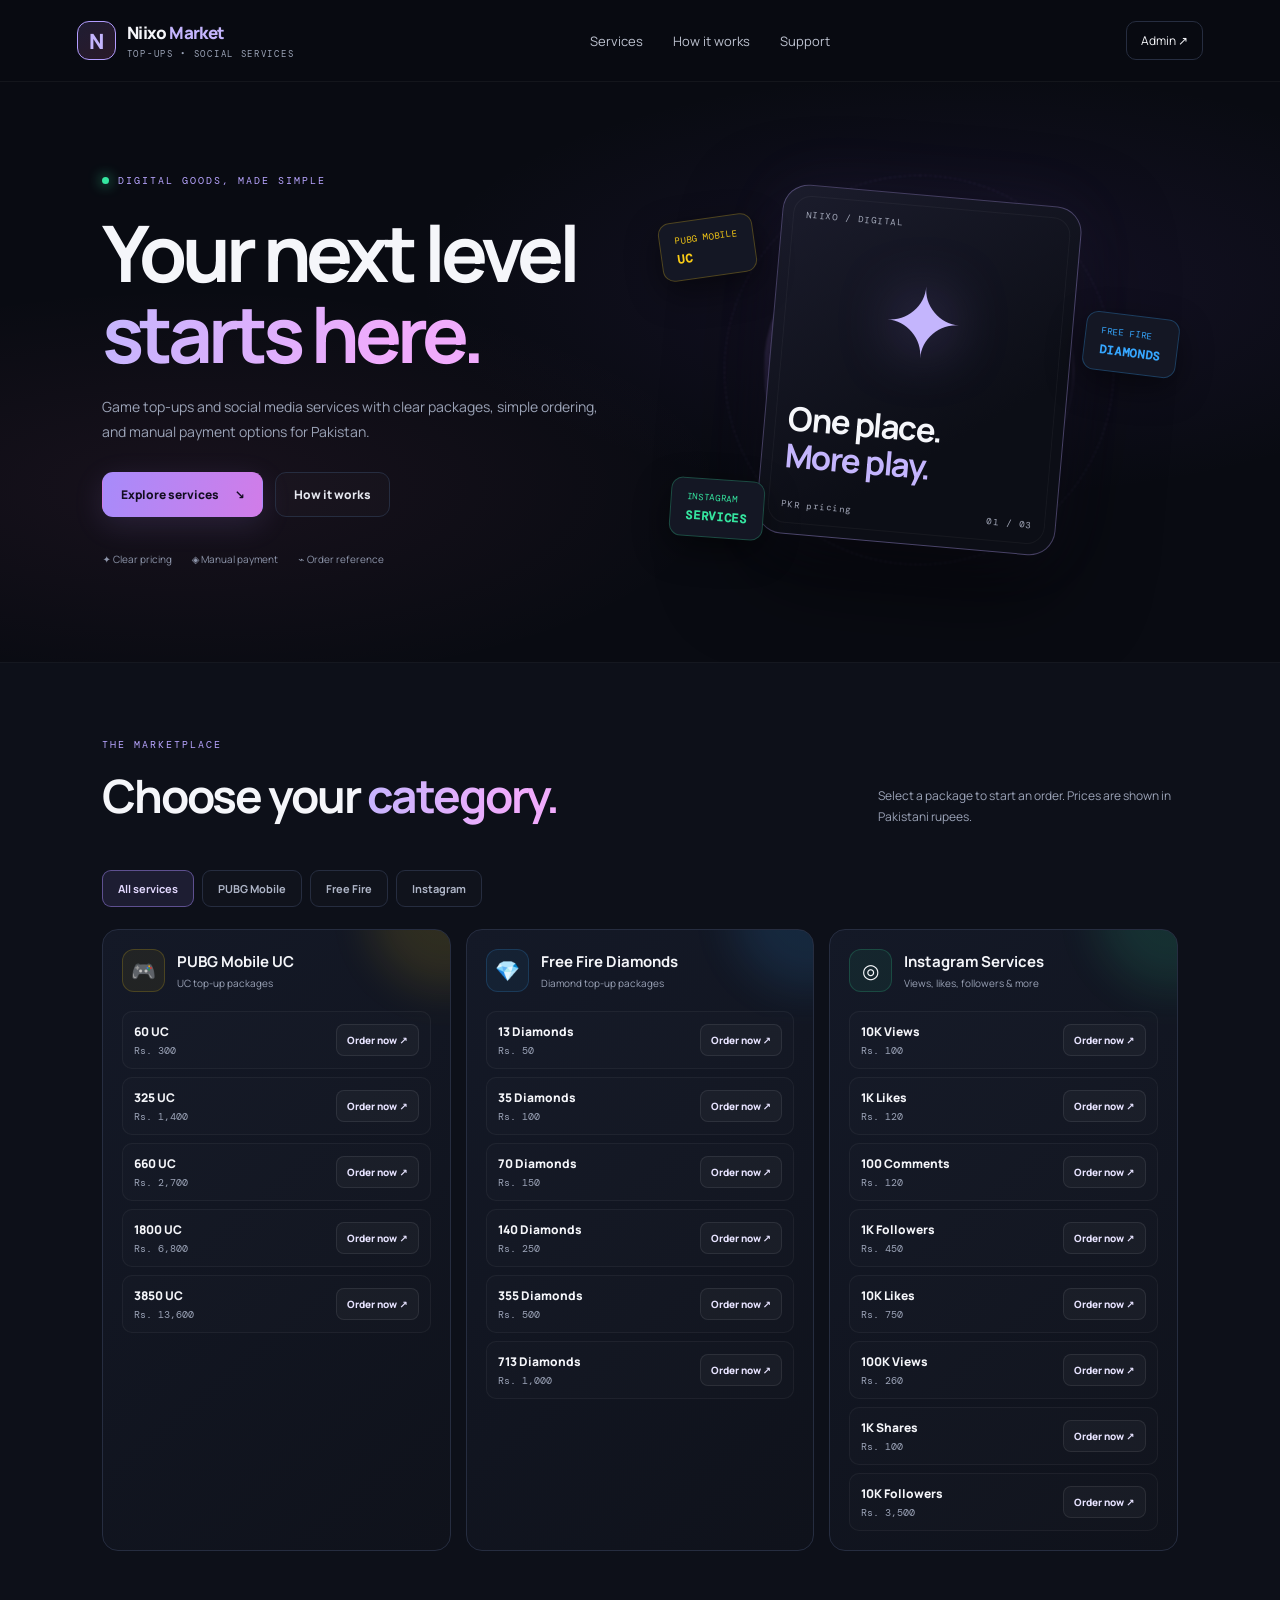
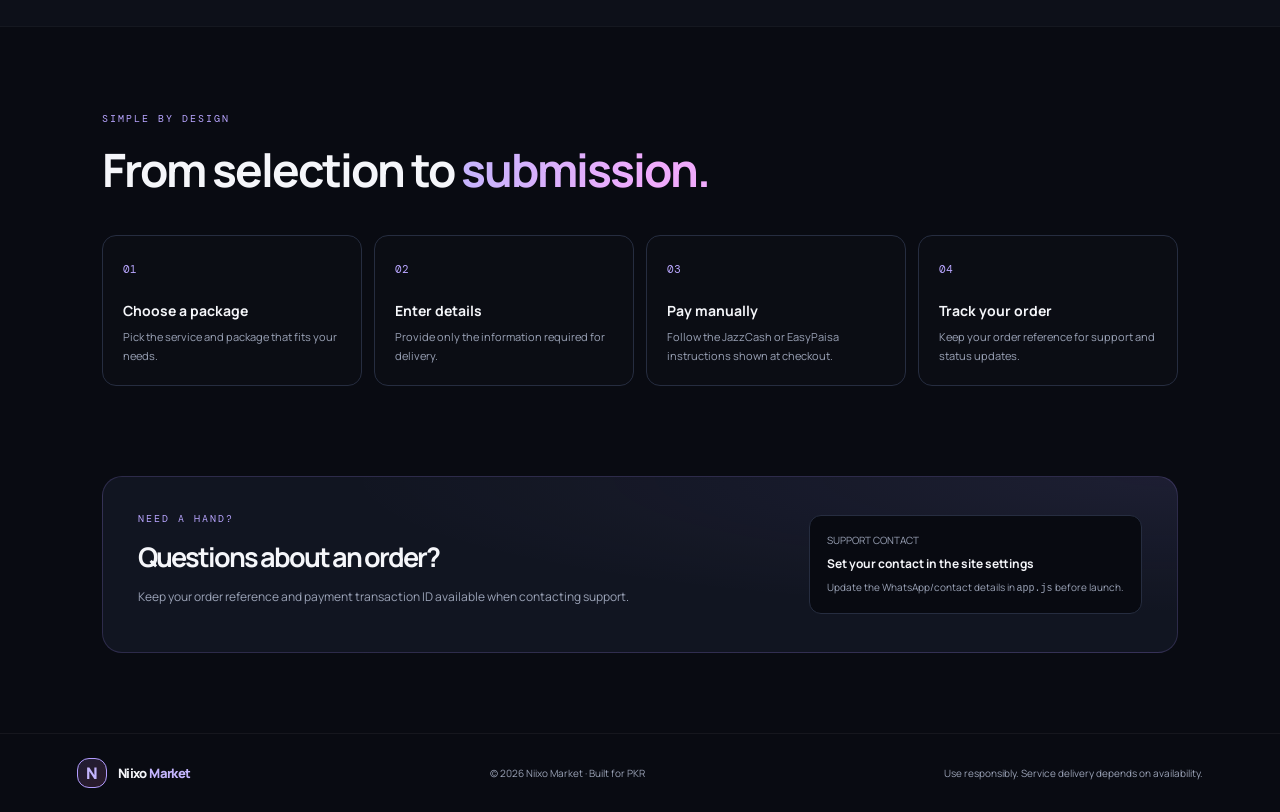
<file: index.html>
<!doctype html>
<html lang="en">
<head>
<meta charset="utf-8"><meta name="viewport" content="width=device-width, initial-scale=1">
<meta name="theme-color" content="#090b12"><title>Niixo Market — Digital Top-ups & Social Services</title>
<link rel="stylesheet" href="style.css">
</head>
<body>
<header class="site-header">
  <a class="brand" href="index.html"><span class="brand-mark">N</span><span>Niixo<span class="brand-accent"> Market</span><small>TOP-UPS • SOCIAL SERVICES</small></span></a>
  <nav><a href="#services">Services</a><a href="#how">How it works</a><a href="#support">Support</a></nav>
  <a class="admin-link" href="admin.html">Admin ↗</a>
</header>
<main>
<section class="hero">
  <div class="hero-copy"><div class="eyebrow"><span class="pulse"></span> DIGITAL GOODS, MADE SIMPLE</div>
    <h1>Your next level<br><span>starts here.</span></h1>
    <p>Game top-ups and social media services with clear packages, simple ordering, and manual payment options for Pakistan.</p>
    <div class="hero-actions"><a class="btn btn-primary" href="#services">Explore services <span>↘</span></a><a class="btn btn-quiet" href="#how">How it works</a></div>
    <div class="trust-row"><span>✦ Clear pricing</span><span>◈ Manual payment</span><span>⌁ Order reference</span></div>
  </div>
  <div class="hero-art"><div class="orb orb-one"></div><div class="orb orb-two"></div><div class="hero-card"><span class="hero-card-tag">NIIXO / DIGITAL</span><div class="hero-symbol">✦</div><h3>One place.<br><span>More play.</span></h3><div class="hero-card-bottom"><span>PKR pricing</span><span>01 / 03</span></div></div><div class="floating-chip chip-gold">PUBG MOBILE <b>UC</b></div><div class="floating-chip chip-blue">FREE FIRE <b>DIAMONDS</b></div><div class="floating-chip chip-green">INSTAGRAM <b>SERVICES</b></div></div>
</section>
<section class="service-section" id="services">
  <div class="section-heading"><div><div class="eyebrow">THE MARKETPLACE</div><h2>Choose your <span>category.</span></h2></div><p>Select a package to start an order. Prices are shown in Pakistani rupees.</p></div>
  <div class="category-tabs" role="tablist"><button class="tab active" data-category="all">All services</button><button class="tab" data-category="pubg">PUBG Mobile</button><button class="tab" data-category="freefire">Free Fire</button><button class="tab" data-category="instagram">Instagram</button></div>
  <div id="catalog" class="catalog"></div>
</section>
<section class="how-section" id="how"><div class="eyebrow">SIMPLE BY DESIGN</div><h2>From selection to <span>submission.</span></h2><div class="steps"><article><span>01</span><h3>Choose a package</h3><p>Pick the service and package that fits your needs.</p></article><article><span>02</span><h3>Enter details</h3><p>Provide only the information required for delivery.</p></article><article><span>03</span><h3>Pay manually</h3><p>Follow the JazzCash or EasyPaisa instructions shown at checkout.</p></article><article><span>04</span><h3>Track your order</h3><p>Keep your order reference for support and status updates.</p></article></div></section>
<section class="notice-band" id="support"><div><div class="eyebrow">NEED A HAND?</div><h2>Questions about an order?</h2><p>Keep your order reference and payment transaction ID available when contacting support.</p></div><div class="notice-side"><span>SUPPORT CONTACT</span><strong>Set your contact in the site settings</strong><small>Update the WhatsApp/contact details in <code>app.js</code> before launch.</small></div></section>
</main>
<footer><a class="brand" href="#"><span class="brand-mark">N</span><span>Niixo<span class="brand-accent"> Market</span></span></a><span>© <span id="year"></span> Niixo Market · Built for PKR</span><span>Use responsibly. Service delivery depends on availability.</span></footer>
<div class="modal-backdrop" id="order-modal" hidden><section class="order-modal" role="dialog" aria-modal="true" aria-labelledby="modal-title"><button class="close-modal" id="close-modal" aria-label="Close">×</button><div class="eyebrow">ORDER CHECKOUT</div><h2 id="modal-title">Complete your order</h2><div class="selected-package" id="selected-package"></div>
<form id="order-form"><input type="hidden" id="product-id"><div class="form-grid"><label>Your name<input id="customer-name" required maxlength="80" placeholder="Name"></label><label>Phone / WhatsApp<input id="customer-phone" required maxlength="30" placeholder="03xx xxxxxxx"></label><label class="wide" id="account-label">Required details<input id="account-details" required maxlength="250" placeholder="Player ID or profile/post link"><small id="account-hint">Never share your password or login code.</small></label><label>Payment method<select id="payment-method" required><option value="JazzCash">JazzCash</option><option value="EasyPaisa">EasyPaisa</option></select></label><label>Transaction ID (if already paid)<input id="transaction-id" maxlength="100" placeholder="Optional until payment"></label><label class="wide">Additional note<textarea id="order-note" maxlength="400" rows="2" placeholder="Optional"></textarea></label></div><div class="payment-instructions"><strong>Manual payment</strong><p id="payment-instructions-text">Payment account details will be configured by the store owner. Do not send payment until you have confirmed the current instructions.</p></div><label class="check-row"><input type="checkbox" id="payment-confirm" required> <span>I confirm the details are correct. I understand payment is manually verified.</span></label><button class="btn btn-primary full" type="submit">Submit order <span>→</span></button><p class="form-foot">Submitting creates an order reference on this browser. This demo does not transmit orders to the owner on another device.</p></form>
<div id="order-success" hidden class="success-panel"><div class="success-icon">✓</div><h3>Order reference created</h3><p>Save this reference. In this demo, the order is stored locally in this browser.</p><div class="reference" id="order-reference"></div><button class="btn btn-primary full" id="done-btn">Done</button></div>
</section></div>
<script src="app.js"></script>
</body></html>
</file>
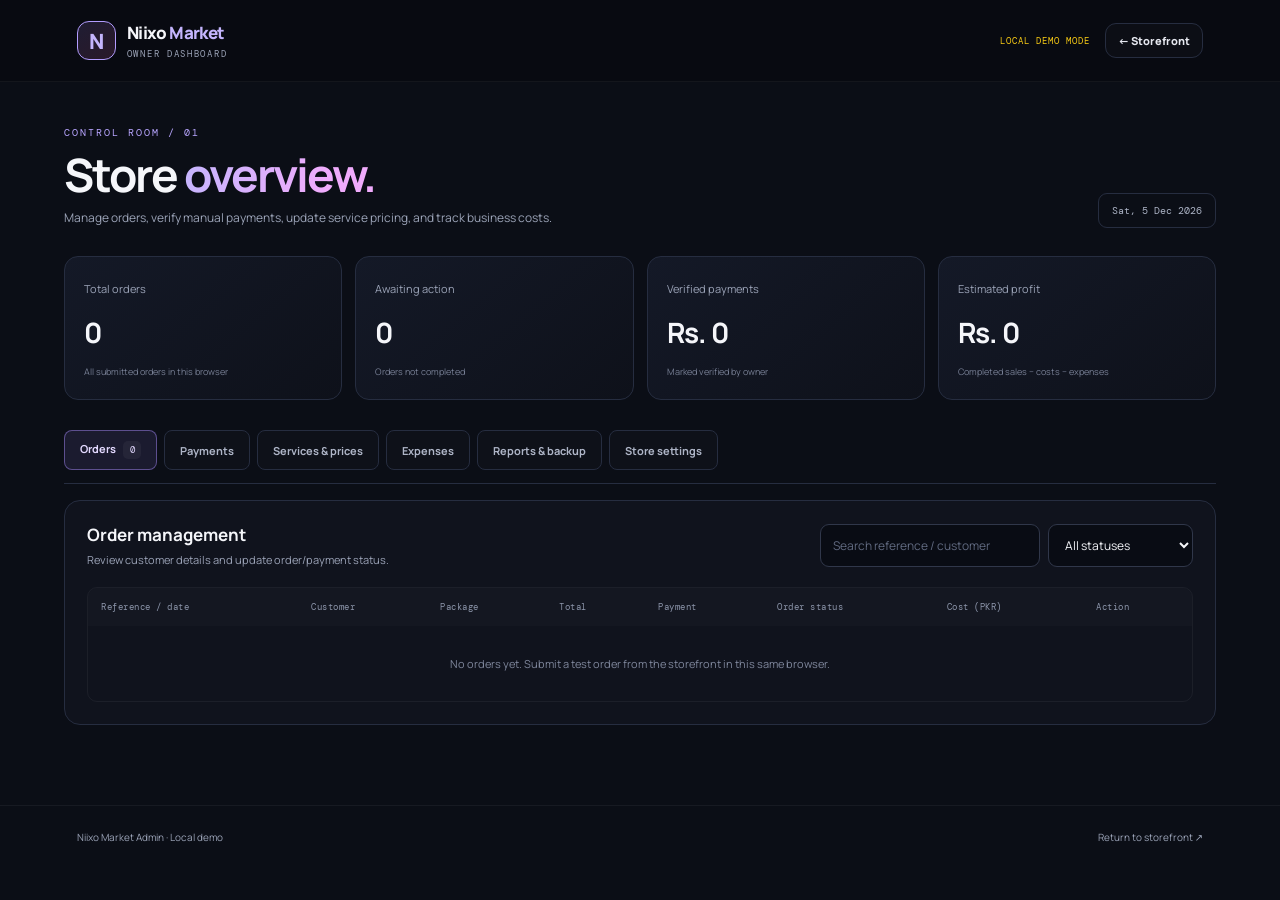
<file: admin.html>
<!doctype html>
<html lang="en"><head><meta charset="utf-8"><meta name="viewport" content="width=device-width,initial-scale=1"><meta name="theme-color" content="#090b12"><title>Niixo Market — Admin</title><link rel="stylesheet" href="style.css"></head>
<body class="admin-body"><header class="site-header"><a class="brand" href="index.html"><span class="brand-mark">N</span><span>Niixo<span class="brand-accent"> Market</span><small>OWNER DASHBOARD</small></span></a><div class="admin-head-actions"><span class="local-warning">LOCAL DEMO MODE</span><a class="btn btn-quiet btn-small" href="index.html">← Storefront</a></div></header>
<main class="admin-main"><div class="admin-welcome"><div><div class="eyebrow">CONTROL ROOM / 01</div><h1>Store <span>overview.</span></h1><p>Manage orders, verify manual payments, update service pricing, and track business costs.</p></div><div class="date-chip" id="today"></div></div>
<div class="stat-grid"><article class="stat-card"><span>Total orders</span><strong id="stat-orders">0</strong><small>All submitted orders in this browser</small></article><article class="stat-card"><span>Awaiting action</span><strong id="stat-pending">0</strong><small>Orders not completed</small></article><article class="stat-card"><span>Verified payments</span><strong id="stat-payments">Rs. 0</strong><small>Marked verified by owner</small></article><article class="stat-card"><span>Estimated profit</span><strong id="stat-profit">Rs. 0</strong><small>Completed sales − costs − expenses</small></article></div>
<div class="admin-tabs"><button class="admin-tab active" data-panel="orders">Orders <span id="order-count">0</span></button><button class="admin-tab" data-panel="payments">Payments</button><button class="admin-tab" data-panel="services">Services & prices</button><button class="admin-tab" data-panel="expenses">Expenses</button><button class="admin-tab" data-panel="reports">Reports & backup</button><button class="admin-tab" data-panel="settings">Store settings</button></div>
<section class="admin-panel active" id="panel-orders"><div class="panel-heading"><div><h2>Order management</h2><p>Review customer details and update order/payment status.</p></div><div class="panel-tools"><input id="order-search" placeholder="Search reference / customer"><select id="status-filter"><option value="all">All statuses</option><option>New</option><option>Processing</option><option>Completed</option><option>Cancelled</option></select></div></div><div class="table-wrap"><table><thead><tr><th>Reference / date</th><th>Customer</th><th>Package</th><th>Total</th><th>Payment</th><th>Order status</th><th>Cost (PKR)</th><th>Action</th></tr></thead><tbody id="orders-table"></tbody></table><div class="empty-state" id="orders-empty">No orders yet. Submit a test order from the storefront in this same browser.</div></div></section>
<section class="admin-panel" id="panel-payments"><div class="panel-heading"><div><h2>Manual payment records</h2><p>Verify payments only after checking the actual JazzCash/EasyPaisa transaction.</p></div></div><div class="table-wrap"><table><thead><tr><th>Order</th><th>Method</th><th>Transaction ID</th><th>Amount</th><th>Status</th><th>Action</th></tr></thead><tbody id="payments-table"></tbody></table><div class="empty-state" id="payments-empty">No payment records yet.</div></div></section>
<section class="admin-panel" id="panel-services"><div class="panel-heading"><div><h2>Services & pricing</h2><p>Update public package prices and your internal supplier cost.</p></div><button class="btn btn-primary btn-small" id="save-services">Save changes</button></div><div id="services-editor" class="service-editor"></div><p class="small-note">Changes are stored in this browser only. Keep a JSON backup before clearing browser data.</p></section>
<section class="admin-panel" id="panel-expenses"><div class="panel-heading"><div><h2>Business expenses</h2><p>Record operating costs for profit estimates.</p></div></div><form id="expense-form" class="expense-form"><label>Expense title<input id="expense-title" required maxlength="100" placeholder="e.g. promotion"></label><label>Amount (PKR)<input id="expense-amount" type="number" min="1" step="1" required placeholder="0"></label><label>Date<input id="expense-date" type="date" required></label><button class="btn btn-primary" type="submit">Add expense</button></form><div class="table-wrap"><table><thead><tr><th>Date</th><th>Expense</th><th>Amount</th><th>Action</th></tr></thead><tbody id="expenses-table"></tbody></table><div class="empty-state" id="expenses-empty">No expenses recorded.</div></div></section>
<section class="admin-panel" id="panel-reports"><div class="panel-heading"><div><h2>Reports & data backup</h2><p>Export a copy regularly. Browser storage is not a production database.</p></div></div><div class="report-grid"><article class="report-card"><span>Completed order revenue</span><strong id="report-revenue">Rs. 0</strong></article><article class="report-card"><span>Product/supplier costs</span><strong id="report-costs">Rs. 0</strong></article><article class="report-card"><span>Recorded expenses</span><strong id="report-expenses">Rs. 0</strong></article><article class="report-card"><span>Estimated net profit</span><strong id="report-profit">Rs. 0</strong></article></div><div class="backup-actions"><button class="btn btn-primary" id="export-json">Download JSON backup</button><button class="btn btn-quiet" id="export-csv">Export orders CSV</button><label class="btn btn-quiet upload-label">Restore JSON backup<input type="file" id="restore-json" accept="application/json" hidden></label></div><div class="warning-box"><strong>Before real launch</strong><p>This static GitHub Pages demo has no secure login or shared database. Anyone who can open the admin page may access local data, and customer orders are not synced across devices. Use a backend with owner authentication before accepting real customer payments.</p></div></section>
<section class="admin-panel" id="panel-settings"><div class="panel-heading"><div><h2>Store settings</h2><p>These details are shown at checkout for manual payment.</p></div></div><form id="settings-form" class="settings-form"><label>JazzCash account title<input id="jazz-title" maxlength="100" placeholder="Account holder name"></label><label>JazzCash number<input id="jazz-number" maxlength="40" placeholder="03xx xxxxxxx"></label><label>EasyPaisa account title<input id="easy-title" maxlength="100" placeholder="Account holder name"></label><label>EasyPaisa number<input id="easy-number" maxlength="40" placeholder="03xx xxxxxxx"></label><label class="wide">Support contact<input id="support-contact" maxlength="120" placeholder="WhatsApp number or support handle"></label><button class="btn btn-primary" type="submit">Save settings</button></form><div class="warning-box"><strong>Privacy reminder</strong><p>Do not collect customer passwords, one-time codes, or unnecessary personal information. Game top-ups should use the legitimate player/account identifiers required by the delivery method.</p></div></section>
</main><footer><span>Niixo Market Admin · Local demo</span><a href="index.html">Return to storefront ↗</a></footer><script src="app.js"></script></body></html>
</file>
<file: style.css>
@import url('https://fonts.googleapis.com/css2?family=DM+Mono:wght@400;500&family=Manrope:wght@400;500;600;700;800&display=swap');
:root{--bg:#090b12;--panel:#111521;--panel2:#151a28;--line:#262d40;--text:#f5f6fa;--muted:#9ba3b7;--purple:#a78bfa;--pink:#f472b6;--green:#35e6a0;--gold:#facc15;--blue:#36a7ff;--radius:18px}*{box-sizing:border-box}html{scroll-behavior:smooth}body{margin:0;background:var(--bg);color:var(--text);font-family:Manrope,system-ui,sans-serif}a{color:inherit;text-decoration:none}button,input,select,textarea{font:inherit}button{cursor:pointer}.site-header{height:82px;display:flex;align-items:center;justify-content:space-between;padding:0 clamp(20px,6vw,88px);border-bottom:1px solid #ffffff0c;background:#090b12eF;position:sticky;top:0;z-index:10;backdrop-filter:blur(18px)}.brand{display:flex;align-items:center;gap:11px;font-size:17px;font-weight:800;letter-spacing:-.6px}.brand small{display:block;color:var(--muted);font:9px 'DM Mono',monospace;letter-spacing:1.7px;margin-top:4px}.brand-mark{width:39px;height:39px;display:grid;place-items:center;border:1px solid #b29cff;border-radius:12px;background:linear-gradient(145deg,#a78bfa25,#f472b625);font-size:21px;color:#c4b5fd}.brand-accent{color:#c4b5fd}.site-header nav{display:flex;gap:30px;color:#bdc2d0;font-size:13px}.site-header nav a:hover,.admin-link:hover{color:#fff}.admin-link{border:1px solid var(--line);padding:10px 14px;border-radius:10px;font-size:12px}.hero{min-height:580px;padding:76px clamp(20px,8vw,120px) 80px;display:grid;grid-template-columns:1fr 1fr;align-items:center;gap:40px;overflow:hidden;position:relative;background:radial-gradient(ellipse at 75% 35%,#6b42b51f,transparent 40%),radial-gradient(ellipse at 15% 70%,#f472b610,transparent 35%)}.hero-copy{max-width:600px;z-index:1}.eyebrow{font:10px 'DM Mono',monospace;letter-spacing:2px;color:#b8a5ff;text-transform:uppercase;display:flex;align-items:center;gap:9px}.pulse{width:7px;height:7px;background:var(--green);border-radius:50%;box-shadow:0 0 13px var(--green)}h1{font-size:clamp(46px,6.2vw,78px);letter-spacing:-5px;line-height:1.04;margin:25px 0 20px}h1 span,h2 span{background:linear-gradient(100deg,#c4b5fd,#f0abfc 75%);color:transparent;background-clip:text}.hero-copy>p,.section-heading>p,.admin-welcome p{color:var(--muted);line-height:1.8;max-width:500px;font-size:14px}.hero-actions{display:flex;gap:12px;margin-top:28px}.btn{display:inline-flex;align-items:center;justify-content:center;gap:15px;padding:13px 18px;border:1px solid transparent;border-radius:11px;font-size:12px;font-weight:800;transition:transform .2s,filter .2s}.btn:hover{transform:translateY(-2px);filter:brightness(1.1)}.btn-primary{background:linear-gradient(105deg,#a78bfa,#d17ce8);color:#120d20;box-shadow:0 8px 30px #a78bfa24}.btn-quiet{border-color:var(--line);background:#ffffff04;color:#e5e7ef}.btn-small{padding:9px 12px;font-size:11px}.full{width:100%;margin-top:12px}.trust-row{display:flex;gap:20px;flex-wrap:wrap;color:#8e96ab;font-size:10px;margin-top:35px}.hero-art{height:400px;position:relative;display:grid;place-items:center}.hero-card{width:min(300px,78%);height:350px;padding:23px;border:1px solid #bca7ff50;border-radius:26px;position:relative;z-index:1;transform:rotate(5deg);background:linear-gradient(145deg,#1b1c2c,#0c0e16 68%);box-shadow:0 35px 90px #0009,0 0 65px #a78bfa13;display:flex;flex-direction:column;justify-content:space-between}.hero-card:before{content:"";position:absolute;inset:10px;border:1px solid #ffffff0b;border-radius:18px;pointer-events:none}.hero-card-tag,.hero-card-bottom{font:9px 'DM Mono',monospace;letter-spacing:1.5px;color:#a4a9ba}.hero-symbol{font-size:95px;text-align:center;color:#c4b5fd;text-shadow:0 0 60px #a78bfa88}.hero-card h3{font-size:33px;line-height:1.1;letter-spacing:-1.5px;margin:0}.hero-card h3 span{color:#c4b5fd}.hero-card-bottom{display:flex;justify-content:space-between}.orb{position:absolute;border-radius:50%;filter:blur(1px)}.orb-one{width:310px;height:310px;background:radial-gradient(circle at 30% 30%,#d8b4fe44,#8b5cf61b 50%,transparent 72%);border:1px solid #bda5ff1c}.orb-two{width:390px;height:390px;border:1px dashed #bda5ff25}.floating-chip{position:absolute;z-index:2;padding:12px 15px;border-radius:12px;background:#141724;border:1px solid var(--line);font:9px 'DM Mono',monospace;letter-spacing:.7px;box-shadow:0 12px 35px #0007}.floating-chip b{display:block;font-size:12px;margin-top:5px}.chip-gold{top:48px;left:0;border-color:#facc1540;color:var(--gold);transform:rotate(-8deg)}.chip-blue{right:0;top:145px;border-color:#36a7ff45;color:var(--blue);transform:rotate(7deg)}.chip-green{bottom:32px;left:10px;border-color:#35e6a040;color:var(--green);transform:rotate(4deg)}.service-section,.how-section{padding:75px clamp(20px,8vw,120px)}.service-section{background:#0d1019;border-top:1px solid #ffffff08;border-bottom:1px solid #ffffff08}.section-heading{display:flex;justify-content:space-between;align-items:end;gap:30px}.section-heading h2,.how-section h2,.notice-band h2,.admin-welcome h1{font-size:clamp(30px,4vw,46px);letter-spacing:-2px;margin:13px 0}.section-heading>p{max-width:300px;font-size:12px}.category-tabs{display:flex;gap:8px;flex-wrap:wrap;margin:30px 0 22px}.tab,.admin-tab{border:1px solid var(--line);background:#ffffff03;color:#aeb5c7;border-radius:9px;padding:10px 15px;font-size:11px;font-weight:700}.tab.active,.admin-tab.active{background:#a78bfa1c;border-color:#a78bfa78;color:#e3d9ff}.catalog{display:grid;grid-template-columns:repeat(3,minmax(0,1fr));gap:15px}.service-card{border:1px solid var(--line);border-radius:16px;background:linear-gradient(140deg,#141927,#0f121b);padding:19px;min-width:0;transition:border-color .2s,transform .2s;position:relative;overflow:hidden}.service-card:hover{border-color:#a78bfa80;transform:translateY(-3px)}.service-card:before{content:"";position:absolute;width:150px;height:150px;right:-70px;top:-90px;border-radius:50%;background:var(--glow,#a78bfa);opacity:.12;filter:blur(22px)}.service-card[data-category="pubg"]{--glow:#facc15}.service-card[data-category="freefire"]{--glow:#36a7ff}.service-card[data-category="instagram"]{--glow:#35e6a0}.service-card-head{display:flex;align-items:center;gap:12px;margin-bottom:19px}.service-icon{width:43px;height:43px;display:grid;place-items:center;border-radius:12px;background:#a78bfa17;border:1px solid #a78bfa25;font-size:20px}.service-card[data-category="pubg"] .service-icon{background:#facc1510;border-color:#facc1530}.service-card[data-category="freefire"] .service-icon{background:#36a7ff10;border-color:#36a7ff30}.service-card[data-category="instagram"] .service-icon{background:#35e6a010;border-color:#35e6a030}.service-card h3{font-size:15px;margin:0 0 4px}.service-card-head p{margin:0;color:var(--muted);font-size:10px}.package-list{display:grid;gap:8px}.package-row{display:flex;justify-content:space-between;align-items:center;gap:12px;border:1px solid #ffffff0c;background:#ffffff03;padding:11px;border-radius:10px}.package-name{font-size:12px;font-weight:800}.package-price{display:block;font:10px 'DM Mono',monospace;color:var(--muted);margin-top:4px}.order-btn{background:#ffffff08;border:1px solid #ffffff15;color:#e7e3ff;border-radius:8px;padding:8px 10px;font-size:10px;font-weight:800;white-space:nowrap}.order-btn:hover{background:#a78bfa25;border-color:#a78bfa70}.how-section{padding-top:85px;padding-bottom:90px}.how-section h2{margin-bottom:34px}.steps{display:grid;grid-template-columns:repeat(4,1fr);gap:12px}.steps article{padding:20px;border:1px solid var(--line);border-radius:14px;background:#ffffff02}.steps article>span{font:11px 'DM Mono',monospace;color:#b9a6ff}.steps h3{font-size:14px;margin:23px 0 8px}.steps p{font-size:11px;color:var(--muted);line-height:1.7;margin:0}.notice-band{margin:0 clamp(20px,8vw,120px) 80px;padding:35px;border:1px solid #a78bfa30;border-radius:20px;background:radial-gradient(ellipse at 100% 0,#a78bfa14,transparent 55%),#111521;display:flex;align-items:center;justify-content:space-between;gap:25px}.notice-band h2{font-size:27px}.notice-band p{color:var(--muted);font-size:12px}.notice-side{min-width:250px;padding:17px;border-radius:12px;background:#080a11;border:1px solid var(--line)}.notice-side span,.notice-side small{display:block;color:var(--muted);font-size:10px}.notice-side strong{display:block;font-size:12px;margin:8px 0}.notice-side small{line-height:1.5}footer{border-top:1px solid #ffffff0d;padding:24px clamp(20px,6vw,88px);display:flex;align-items:center;justify-content:space-between;gap:15px;color:var(--muted);font-size:10px}footer .brand{color:var(--text);font-size:13px}footer .brand-mark{width:30px;height:30px;font-size:16px}.modal-backdrop{position:fixed;inset:0;z-index:30;background:#05060bdc;backdrop-filter:blur(9px);display:grid;place-items:center;padding:18px;overflow:auto}.modal-backdrop[hidden]{display:none}.order-modal{width:min(650px,100%);max-height:94vh;overflow:auto;position:relative;border:1px solid #a78bfa55;border-radius:20px;background:#10131e;padding:28px;box-shadow:0 25px 90px #000a}.close-modal{position:absolute;right:18px;top:15px;border:1px solid var(--line);background:#ffffff08;color:#fff;border-radius:9px;width:32px;height:32px;font-size:21px}.order-modal h2{font-size:27px;letter-spacing:-1px;margin:10px 0 18px}.selected-package{padding:14px;border:1px solid #a78bfa3c;background:#a78bfa10;border-radius:12px;display:flex;justify-content:space-between;gap:10px;margin-bottom:18px;font-size:13px;font-weight:800}.selected-package span{color:#c4b5fd}.form-grid,.settings-form{display:grid;grid-template-columns:1fr 1fr;gap:14px}.form-grid label,.settings-form label,.expense-form label{font-size:11px;color:#c7cada;display:flex;flex-direction:column;gap:7px}.form-grid .wide,.settings-form .wide{grid-column:1/-1}input,select,textarea{width:100%;background:#090c14;color:#f5f6fa;border:1px solid #30374a;border-radius:9px;padding:11px 12px;outline:none;font-size:12px;min-width:0}input:focus,select:focus,textarea:focus{border-color:#a78bfa}input::placeholder,textarea::placeholder{color:#616a80}label small{font-size:10px;color:var(--muted);line-height:1.4}.payment-instructions{margin-top:15px;padding:13px;border-radius:10px;background:#facc1509;border:1px solid #facc1528}.payment-instructions strong{font-size:11px;color:#f5d96a}.payment-instructions p{font-size:11px;line-height:1.6;color:#b9bdc9;margin:7px 0 0}.check-row{display:flex;align-items:flex-start;gap:8px;color:#b9bdc9;font-size:10px;line-height:1.6;margin-top:15px}.check-row input{width:14px;margin-top:1px}.form-foot,.small-note{font-size:10px;line-height:1.6;color:#858da2}.success-panel{text-align:center;padding:22px 0 0}.success-icon{width:50px;height:50px;margin:auto;display:grid;place-items:center;border-radius:50%;background:#35e6a01a;color:var(--green);font-size:24px}.success-panel h3{margin-bottom:6px}.success-panel p{font-size:12px;color:var(--muted);line-height:1.6}.reference{font:18px 'DM Mono',monospace;letter-spacing:1px;padding:14px;border:1px dashed #a78bfa70;border-radius:10px;margin:16px 0;color:#d9ceff}.admin-body{background:#0b0e16}.admin-main{padding:44px clamp(18px,5vw,70px) 70px;max-width:1600px;margin:auto}.admin-head-actions{display:flex;align-items:center;gap:15px}.local-warning{font:9px 'DM Mono',monospace;color:#facc15;letter-spacing:1px}.admin-welcome{display:flex;align-items:end;justify-content:space-between;gap:20px;margin-bottom:28px}.admin-welcome h1{margin:12px 0 8px}.admin-welcome p{font-size:12px;margin:0}.date-chip{padding:10px 13px;border:1px solid var(--line);border-radius:9px;color:#abb2c4;font:10px 'DM Mono',monospace}.stat-grid{display:grid;grid-template-columns:repeat(4,1fr);gap:13px}.stat-card,.report-card{padding:19px;border:1px solid var(--line);border-radius:14px;background:linear-gradient(140deg,#141927,#0e111a)}.stat-card>span,.report-card>span{font-size:11px;color:var(--muted)}.stat-card strong,.report-card strong{display:block;font-size:28px;letter-spacing:-1px;margin:15px 0 7px}.stat-card small{font-size:9px;color:#777f94;line-height:1.5}.admin-tabs{display:flex;gap:7px;flex-wrap:wrap;margin:30px 0 16px;border-bottom:1px solid var(--line);padding-bottom:13px}.admin-tab{border-radius:8px}.admin-tab span{display:inline-grid;place-items:center;min-width:18px;height:18px;margin-left:5px;border-radius:5px;background:#ffffff0c;font:9px 'DM Mono',monospace}.admin-panel{display:none;border:1px solid var(--line);border-radius:16px;background:#10131d;padding:22px}.admin-panel.active{display:block}.panel-heading{display:flex;justify-content:space-between;align-items:center;gap:20px;margin-bottom:20px}.panel-heading h2{font-size:17px;margin:0 0 6px}.panel-heading p{font-size:11px;color:var(--muted);margin:0}.panel-tools{display:flex;gap:8px}.panel-tools input{width:220px}.panel-tools select{width:145px}.table-wrap{overflow-x:auto;border:1px solid #ffffff0d;border-radius:10px}table{width:100%;border-collapse:collapse;white-space:nowrap;font-size:10px}th{text-align:left;font:9px 'DM Mono',monospace;letter-spacing:.5px;color:#8d96ab;background:#ffffff04;padding:13px}td{padding:12px;border-top:1px solid #ffffff0a;color:#d9dce7}td small{display:block;color:#7e879b;margin-top:4px;font-size:9px}.table-wrap select,.table-wrap input{width:auto;max-width:130px;padding:7px;font-size:10px}.table-action{background:#a78bfa1a;border:1px solid #a78bfa44;color:#dcd0ff;border-radius:7px;padding:7px 9px;font-size:10px}.empty-state{text-align:center;padding:30px;color:#7f879c;font-size:11px;display:none}.service-editor{display:grid;grid-template-columns:repeat(2,1fr);gap:10px}.edit-service{display:grid;grid-template-columns:1fr 100px 100px;gap:10px;align-items:center;border:1px solid #ffffff10;border-radius:10px;padding:12px}.edit-service strong{display:block;font-size:11px}.edit-service small{display:block;font-size:9px;color:var(--muted);margin-top:4px}.edit-service label{font-size:9px;color:var(--muted)}.edit-service input{margin-top:5px}.expense-form{display:grid;grid-template-columns:2fr 1fr 1fr auto;gap:12px;align-items:end;margin-bottom:22px}.report-grid{display:grid;grid-template-columns:repeat(4,1fr);gap:12px}.report-card strong{font-size:23px}.backup-actions{display:flex;flex-wrap:wrap;gap:10px;margin:22px 0}.upload-label{cursor:pointer}.warning-box{padding:15px;border:1px solid #facc1533;background:#facc1508;border-radius:11px;margin-top:20px}.warning-box strong{font-size:11px;color:#facc75}.warning-box p{font-size:11px;color:#b8bdcb;line-height:1.7;margin-bottom:0}.settings-form{max-width:800px}.settings-form button{justify-self:start}.admin-body footer{margin-top:10px}.toast{position:fixed;bottom:20px;right:20px;z-index:60;background:#171d2b;border:1px solid #a78bfa80;border-radius:10px;padding:13px 16px;font-size:12px;box-shadow:0 15px 40px #0008}.status-pill{display:inline-block;border-radius:5px;padding:5px 7px;font-size:9px;background:#ffffff0c;color:#c5cad6}.status-pill.verified,.status-pill.completed{background:#35e6a015;color:#6df0b9}.status-pill.pending,.status-pill.new{background:#facc1512;color:#f7d76b}.status-pill.cancelled{background:#fb718515;color:#fca5a5}.small-note{margin-top:15px}
@media(max-width:950px){.hero{padding-top:55px;grid-template-columns:1fr 0.8fr}.hero-art{transform:scale(.85)}.catalog{grid-template-columns:repeat(2,minmax(0,1fr))}.steps{grid-template-columns:repeat(2,1fr)}.stat-grid,.report-grid{grid-template-columns:repeat(2,1fr)}.service-editor{grid-template-columns:1fr}.expense-form{grid-template-columns:1fr 1fr}.expense-form button{align-self:end}}
@media(max-width:650px){.site-header{height:70px;padding:0 17px}.site-header nav{display:none}.brand{font-size:15px}.admin-link{font-size:10px;padding:8px}.hero{display:block;padding:55px 22px 45px}.hero h1{letter-spacing:-3px}.hero-art{height:300px;max-width:420px;margin:10px auto 0;transform:scale(.85)}.hero-card{height:270px;width:240px}.hero-symbol{font-size:65px}.hero-card h3{font-size:27px}.orb-one{width:240px;height:240px}.orb-two{width:300px;height:300px}.chip-blue{right:-5px}.chip-green{bottom:0}.service-section,.how-section{padding:52px 17px}.section-heading{display:block}.section-heading>p{margin-top:10px}.catalog{grid-template-columns:1fr}.category-tabs{gap:6px}.tab{padding:9px 10px;font-size:10px}.steps{grid-template-columns:1fr 1fr}.notice-band{margin:0 17px 50px;padding:22px;display:block}.notice-side{margin-top:20px;min-width:0}.notice-band h2{font-size:24px}footer{padding:20px 17px;flex-wrap:wrap}footer>span:last-child{width:100%}.order-modal{padding:22px 17px}.form-grid,.settings-form{grid-template-columns:1fr}.form-grid .wide,.settings-form .wide{grid-column:auto}.admin-main{padding:30px 12px}.admin-welcome{display:block}.date-chip{display:inline-block;margin-top:15px}.stat-grid{gap:8px}.stat-card{padding:13px}.stat-card strong{font-size:23px}.stat-card small{font-size:8px}.admin-panel{padding:13px}.panel-heading{align-items:flex-start;flex-direction:column}.panel-tools{width:100%;flex-wrap:wrap}.panel-tools input{width:100%}.panel-tools select{width:100%}.admin-head-actions{gap:7px}.local-warning{font-size:7px}.edit-service{grid-template-columns:1fr 75px 75px;padding:9px}.expense-form{grid-template-columns:1fr}.report-grid{grid-template-columns:1fr 1fr}.report-card{padding:13px}.report-card strong{font-size:19px}}
</file>
